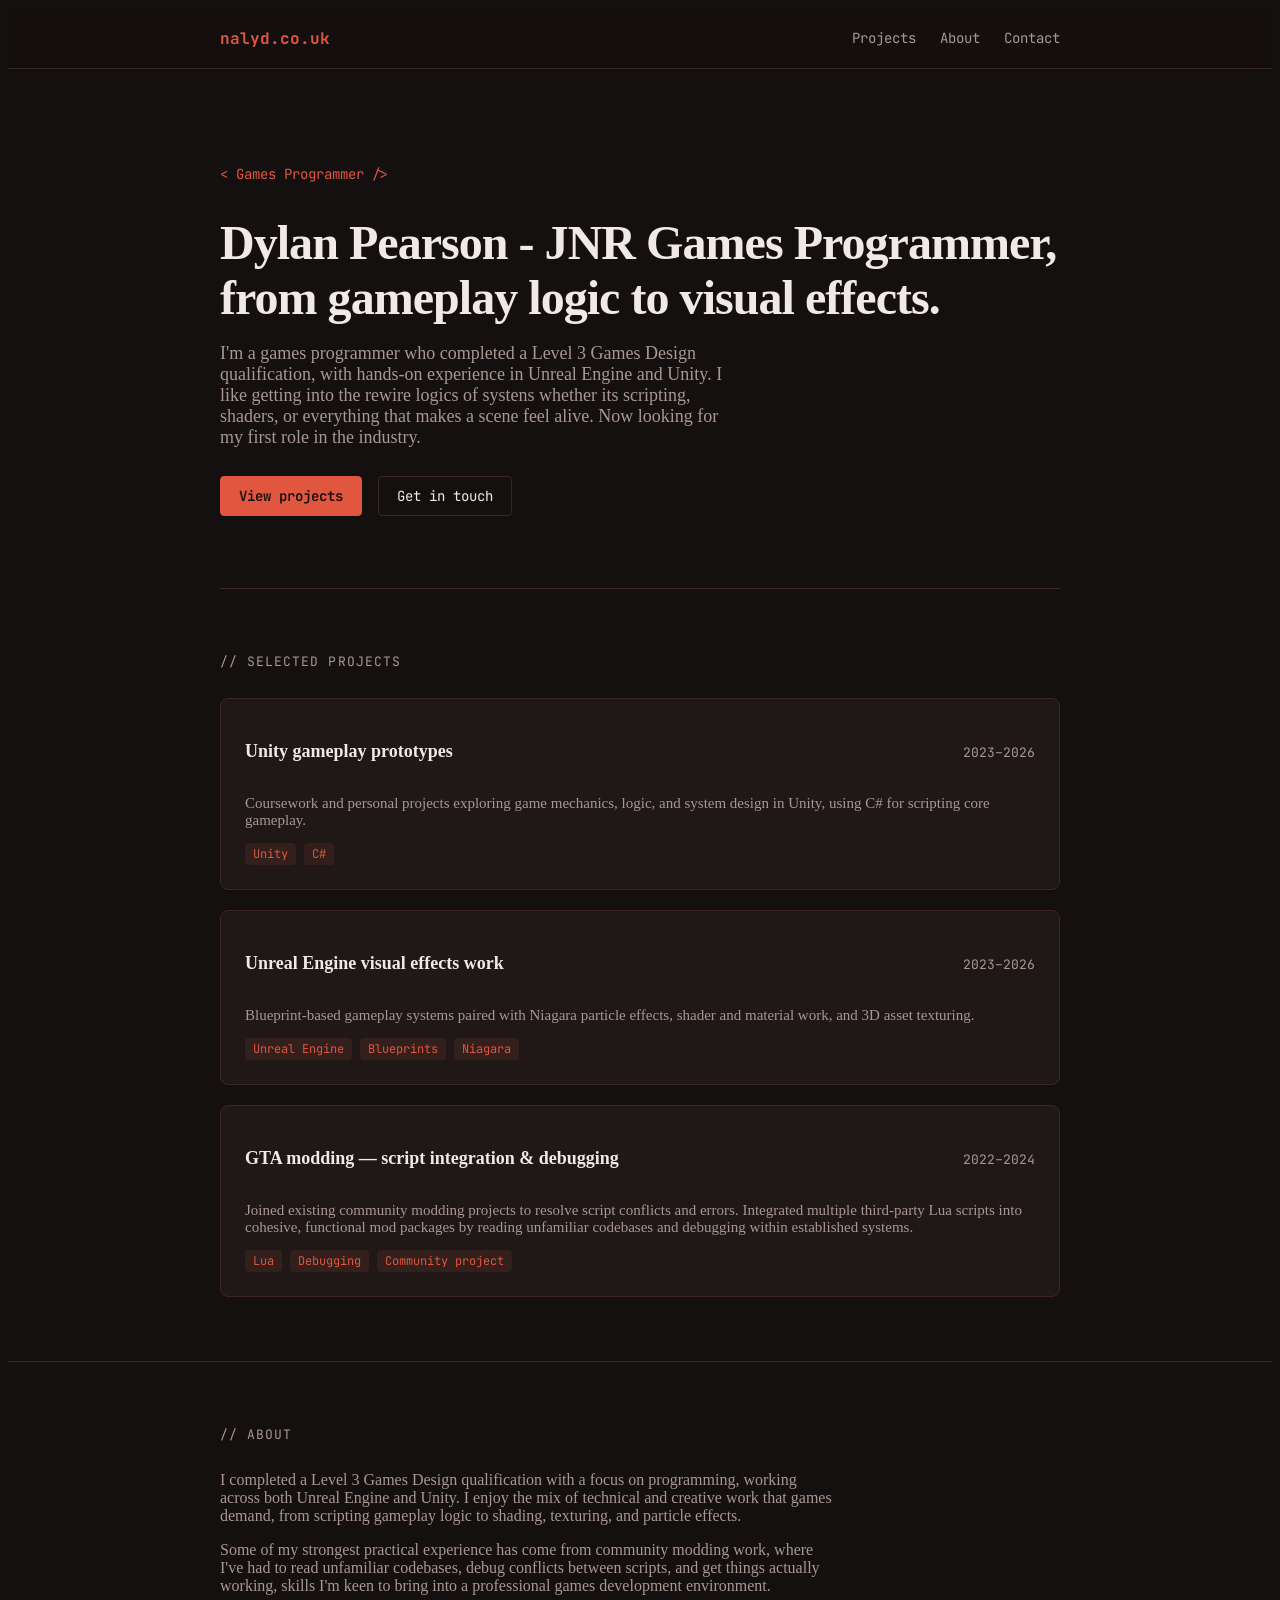
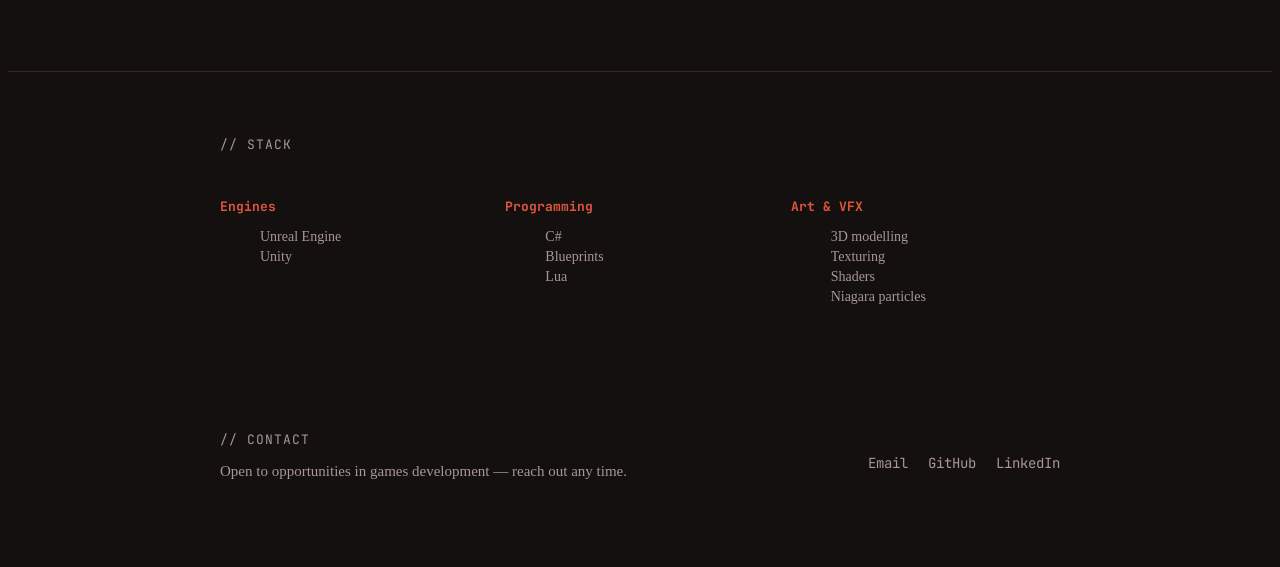
<file: index.html>
<!DOCTYPE html>
<html lang="en">
<head>
    <meta charset="UTF-8">
    <meta name="viewport" content="width=device-width, initial-scale=1.0">
    <title>Dylan 'Nalyd' Pearson - JNR Games Programer</title>
    <link rel="styleSheet" href="styles.css">
</head>
<body>

<header>
  <nav class="wrap">
    <a href="#top" class="logo">nalyd.co.uk</a>
    <div class="navlinks">
      <a href="#projects">Projects</a>
      <a href="#about">About</a>
      <a href="#contact">Contact</a>
    </div>
  </nav>
</header>

<div class="hero wrap" id="top">
  <span class="tag">&lt; Games Programmer /&gt;</span>
  <h1>Dylan Pearson - JNR Games Programmer, from gameplay logic to visual effects.</h1>
  <p>I'm a games programmer who completed a Level 3 Games Design qualification, with hands-on experience in Unreal Engine and Unity. I like getting into the rewire logics of systens whether its scripting, shaders, or everything that makes a scene feel alive. Now looking for my first role in the industry.</p>
  <div class="links">
    <a class="btn primary" href="#projects">View projects</a>
    <a class="btn" href="#contact">Get in touch</a>
  </div>
</div>


    <section id="projects">
  <div class="wrap">
    <div class="section-label">// Selected projects</div>
    <div class="projects">
    <div class="project">
  <div class="project-top">
    <h3>Unity gameplay prototypes</h3>
    <span class="year">2023–2026</span>
  </div>
  <p>Coursework and personal projects exploring game mechanics, logic, and system design in Unity, using C# for scripting core gameplay.</p>
  <div class="stack"><span>Unity</span><span>C#</span></div>
</div>
<div class="project">
  <div class="project-top">
    <h3>Unreal Engine visual effects work</h3>
    <span class="year">2023–2026</span>
  </div>
  <p>Blueprint-based gameplay systems paired with Niagara particle effects, shader and material work, and 3D asset texturing.</p>
  <div class="stack"><span>Unreal Engine</span><span>Blueprints</span><span>Niagara</span></div>
</div>

<div class="project">
  <div class="project-top">
    <h3>GTA modding — script integration & debugging</h3>
    <span class="year">2022–2024</span>
  </div>
  <p>Joined existing community modding projects to resolve script conflicts and errors. Integrated multiple third-party Lua scripts into cohesive, functional mod packages by reading unfamiliar codebases and debugging within established systems.</p>
  <div class="stack"><span>Lua</span><span>Debugging</span><span>Community project</span></div>
</div>
    </div>
  </div>
</section>

<section id="about">
  <div class="wrap">
    <div class="section-label">// About</div>
    <div class="about">
      <p>I completed a Level 3 Games Design qualification with a focus on programming, working across both Unreal Engine and Unity. I enjoy the mix of technical and creative work that games demand, from scripting gameplay logic to shading, texturing, and particle effects.</p>
      <p>Some of my strongest practical experience has come from community modding work, where I've had to read unfamiliar codebases, debug conflicts between scripts, and get things actually working, skills I'm keen to bring into a professional games development environment.</p>
    </div>
  </div>
</section>


<section id="skills">
  <div class="wrap">
    <div class="section-label">// Stack</div>
    <div class="skills-grid">
      <div class="skill-group">
        <h4>Engines</h4>
        <ul><li>Unreal Engine</li><li>Unity</li></ul>
      </div>
      <div class="skill-group">
        <h4>Programming</h4>
        <ul><li>C#</li><li>Blueprints</li><li>Lua</li></ul>
      </div>
      <div class="skill-group">
        <h4>Art & VFX</h4>
        <ul><li>3D modelling</li><li>Texturing</li><li>Shaders</li><li>Niagara particles</li></ul>
      </div>
    </div>
  </div>
</section>
<footer id="contact">
  <div class="wrap">
    <div>
      <div class="section-label" style="margin-bottom:6px;">// Contact</div>
      <p style="color:var(--textDim); font-size:15px;">Open to opportunities in games development — reach out any time.</p>
    </div>
    <div class="contact-links">
      <a href="mailto:Dylan@nalyd.co.uk">Email</a>
      <a href="https://github.com/Nalyd24">GitHub</a>
      <a href="https://www.linkedin.com/in/dylanjpearson/">LinkedIn</a>
    </div>
  </div>
</footer>
</body>
</html>
</file>
<file: styles.css>
@import url('https://fonts.googleapis.com/css2?family=JetBrains+Mono:wght@400;500;700&family=Inter:wght@400;500;600&display=swap');

:root {
    --bg: #14100f;
    --bgRaised: #1f1817;
    --text: #f0e9e6;
    --textDim: #a89792;
    --border: #3a2624;
    --accent: #e0563f;
  --mono: 'JetBrains Mono', monospace;
  --sans: 'Inter', sans-serif;
}
body { background: var(--bg); color: var(--text); }
a { color: inherit; text-decoration: none; }
a:focus-visible, button:focus-visible { outline: 2px solid var(--accent); outline-offset: 3px; }
.logo { color: var(--accent); }

.wrap {
    max-width: 840px;
    margin: 0 auto;
    padding: 0 24px; 
}
.logo { color: var(--accent); }

.wrap { max-width: 840px; margin: 0 auto; padding: 0 24px; }

header {
  position: sticky;
  top: 0;
  z-index: 10;
  background: rgba(20,16,15,0.85);
  backdrop-filter: blur(8px);
  border-bottom: 1px solid var(--border);
}
header {
  position: sticky;
  top: 0;
  z-index: 10;
}
header {
  background: rgba(20,16,15,0.85);
  backdrop-filter: blur(8px);
  border-bottom: 1px solid var(--border);
}
nav.wrap {
  display: flex;
  justify-content: space-between;
  align-items: center;
  height: 60px;
}
.logo { font-family: var(--mono); font-weight: 700; color: var(--accent); }
.navlinks { display: flex; gap: 24px; font-family: var(--mono); font-size: 14px; color: var(--textDim); }
.navlinks a:hover { color: var(--text); }
@media (max-width: 600px) {
  .navlinks { display: none; }
}

.hero {
  padding: 96px 0 72px;
  border-bottom: 1px solid var(--border);
}
.hero .tag {
  font-family: var(--mono);
  color: var(--accent);
  font-size: 14px;
  margin-bottom: 16px;
  display: block;
}
.hero h1 {
  font-size: clamp(32px, 5vw, 48px);
  font-weight: 600;
  letter-spacing: -0.02em;
  margin-bottom: 16px;
}
.hero p {
  color: var(--textDim);
  font-size: 18px;
  max-width: 520px;
}
.hero .links { display: flex; gap: 16px; margin-top: 28px; }
.btn {
  font-family: var(--mono);
  font-size: 14px;
  padding: 10px 18px;
  border-radius: 4px;
  border: 1px solid var(--border);
}
.btn.primary { background: var(--accent); color: var(--bg); border-color: var(--accent); font-weight: 600; }
.btn:hover { border-color: var(--accent); }

section { padding: 64px 0; border-bottom: 1px solid var(--border); }
section:last-of-type { border-bottom: none; }

.section-label {
  font-family: var(--mono);
  font-size: 13px;
  color: var(--textDim);
  text-transform: uppercase;
  letter-spacing: 0.08em;
  margin-bottom: 28px;
}

.projects { display: grid; gap: 20px; }

.project {
  background: var(--bgRaised);
  border: 1px solid var(--border);
  border-radius: 8px;
  padding: 24px;
  transition: border-color 0.15s ease;
}
.project:hover { border-color: var(--accent); }

.project-top { display: flex; justify-content: space-between; align-items: baseline; margin-bottom: 8px; }
.project h3 { font-size: 18px; font-weight: 600; }
.project .year { font-family: var(--mono); font-size: 13px; color: var(--textDim); }
.project p { color: var(--textDim); font-size: 15px; margin-bottom: 14px; }
.stack { display: flex; gap: 8px; flex-wrap: wrap; }
.stack span {
  font-family: var(--mono);
  font-size: 12px;
  color: var(--accent);
  background: rgba(224,86,63,0.1);
  padding: 3px 8px;
  border-radius: 4px;
}
.about p {
  color: var(--textDim);
  max-width: 620px;
  margin-bottom: 12px;
}
.skills-grid {
  display: grid;
  grid-template-columns: repeat(auto-fit, minmax(140px, 1fr));
  gap: 16px;
}

.skill-group h4 {
  font-family: var(--mono);
  font-size: 13px;
  color: var(--accent);
  margin-bottom: 8px;
}
.skill-group ul {
  list-style: none;
  color: var(--textDim);
  font-size: 14px;
}
.skill-group li {
    margin-bottom: 4px;
}
footer {
  padding: 48px 0 64px;
}
footer .wrap {
  display: flex;
  justify-content: space-between;
  align-items: center;
  flex-wrap: wrap;
  gap: 16px;
}
.contact-links { display: flex; gap: 20px; font-family: var(--mono); font-size: 14px; }
.contact-links a { color: var(--textDim); }
.contact-links a:hover { color: var(--accent); }
</file>
